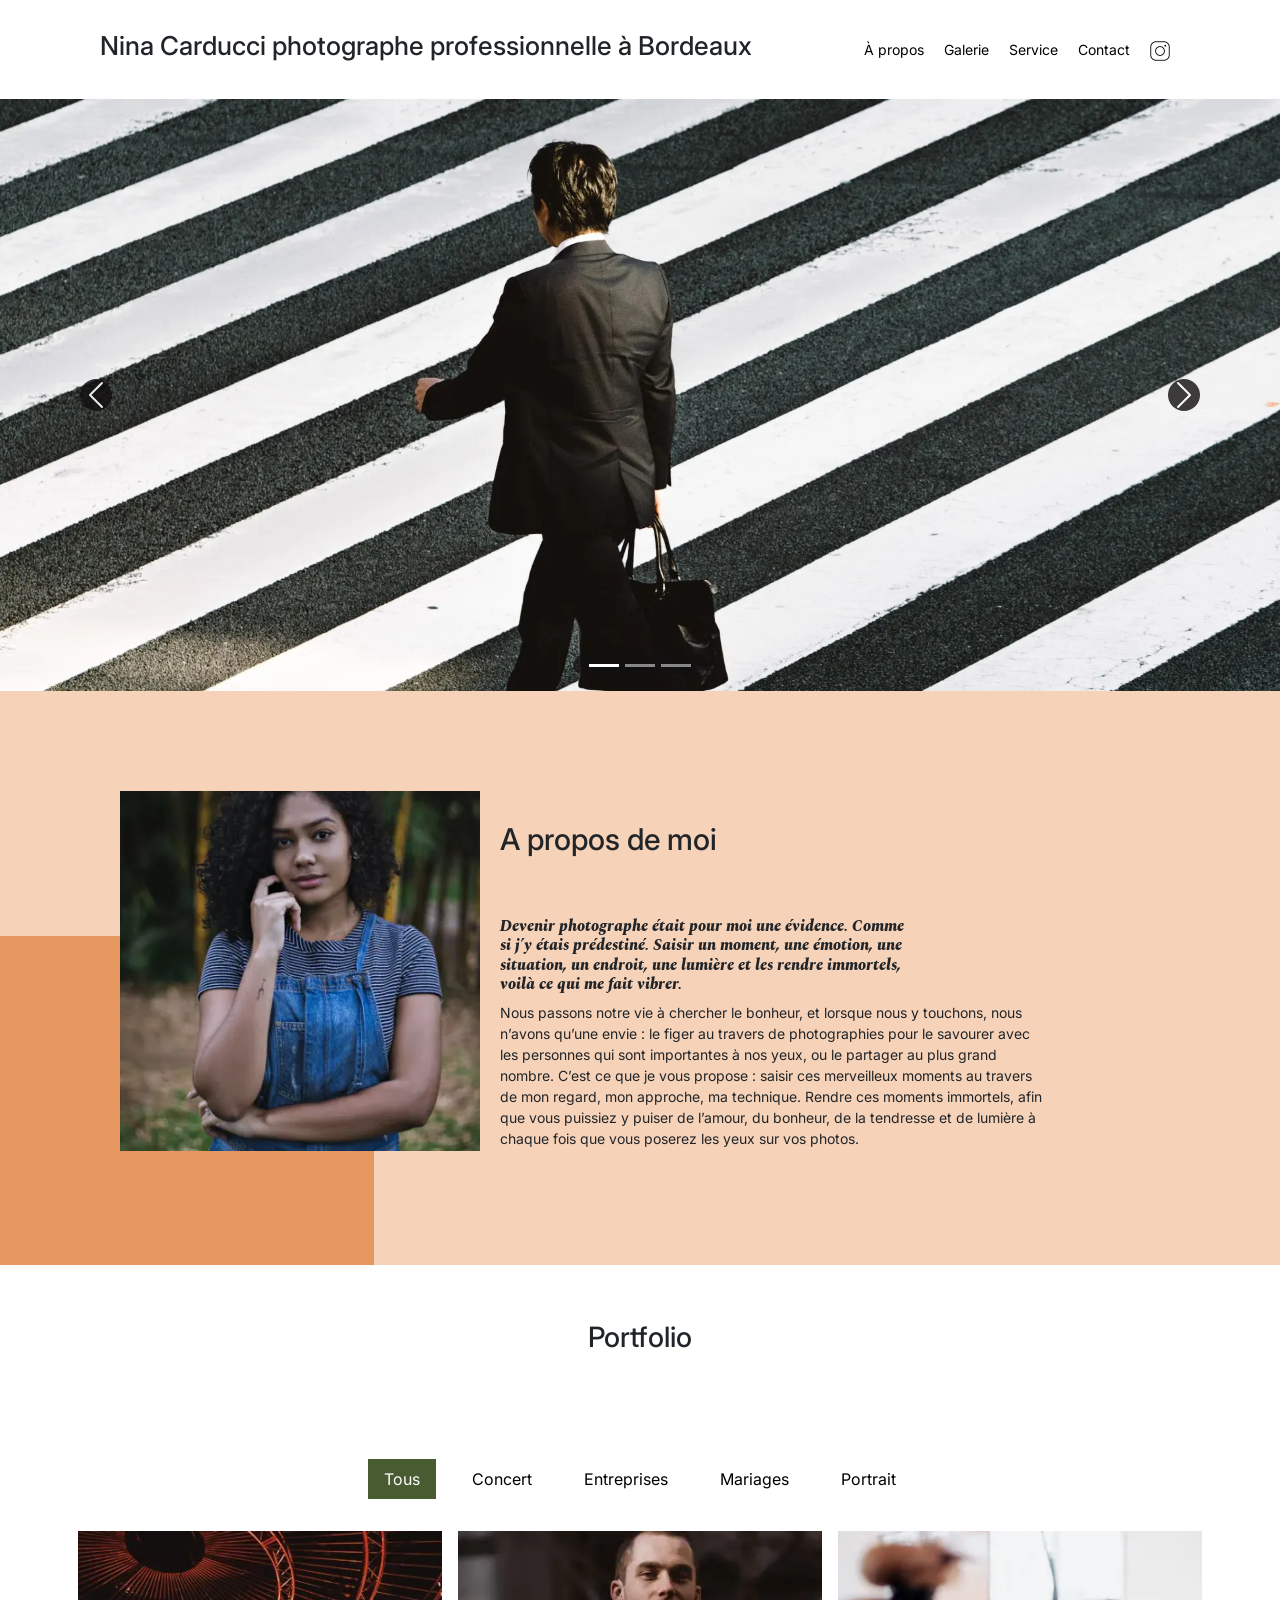
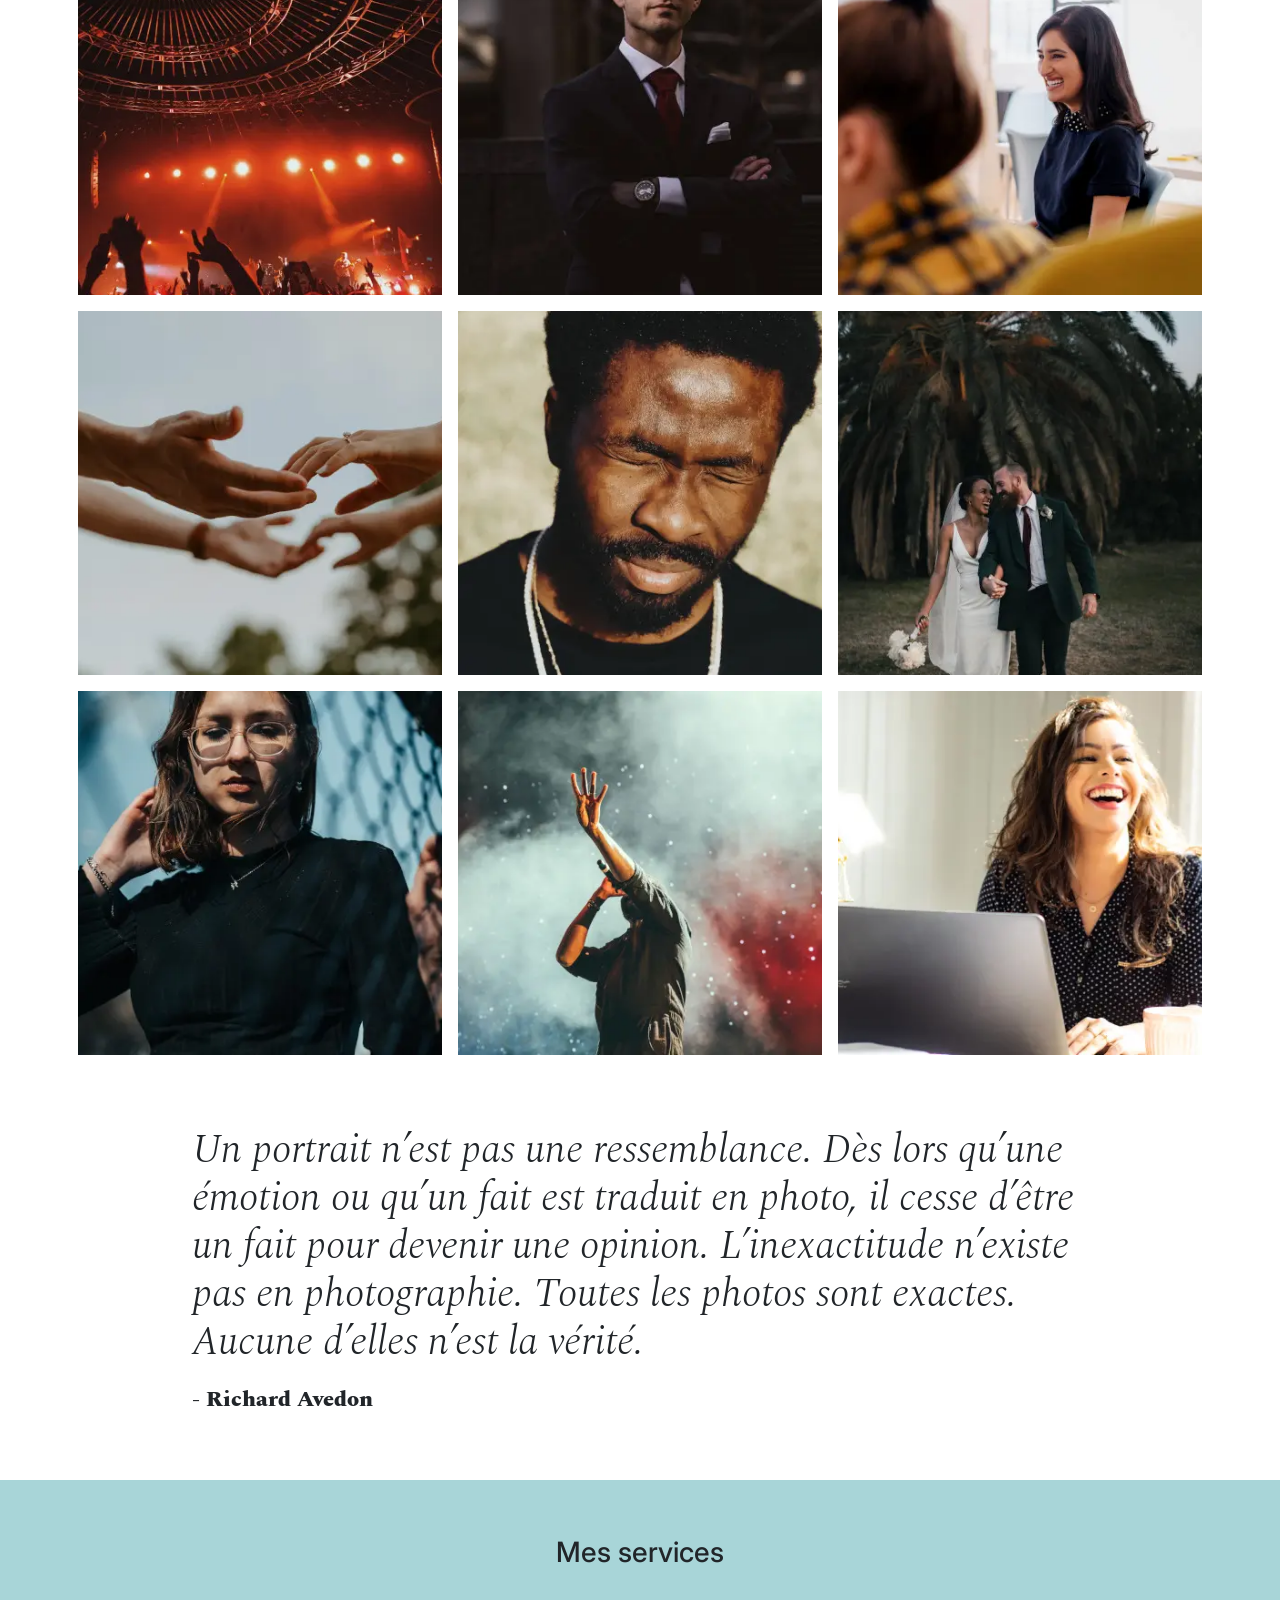
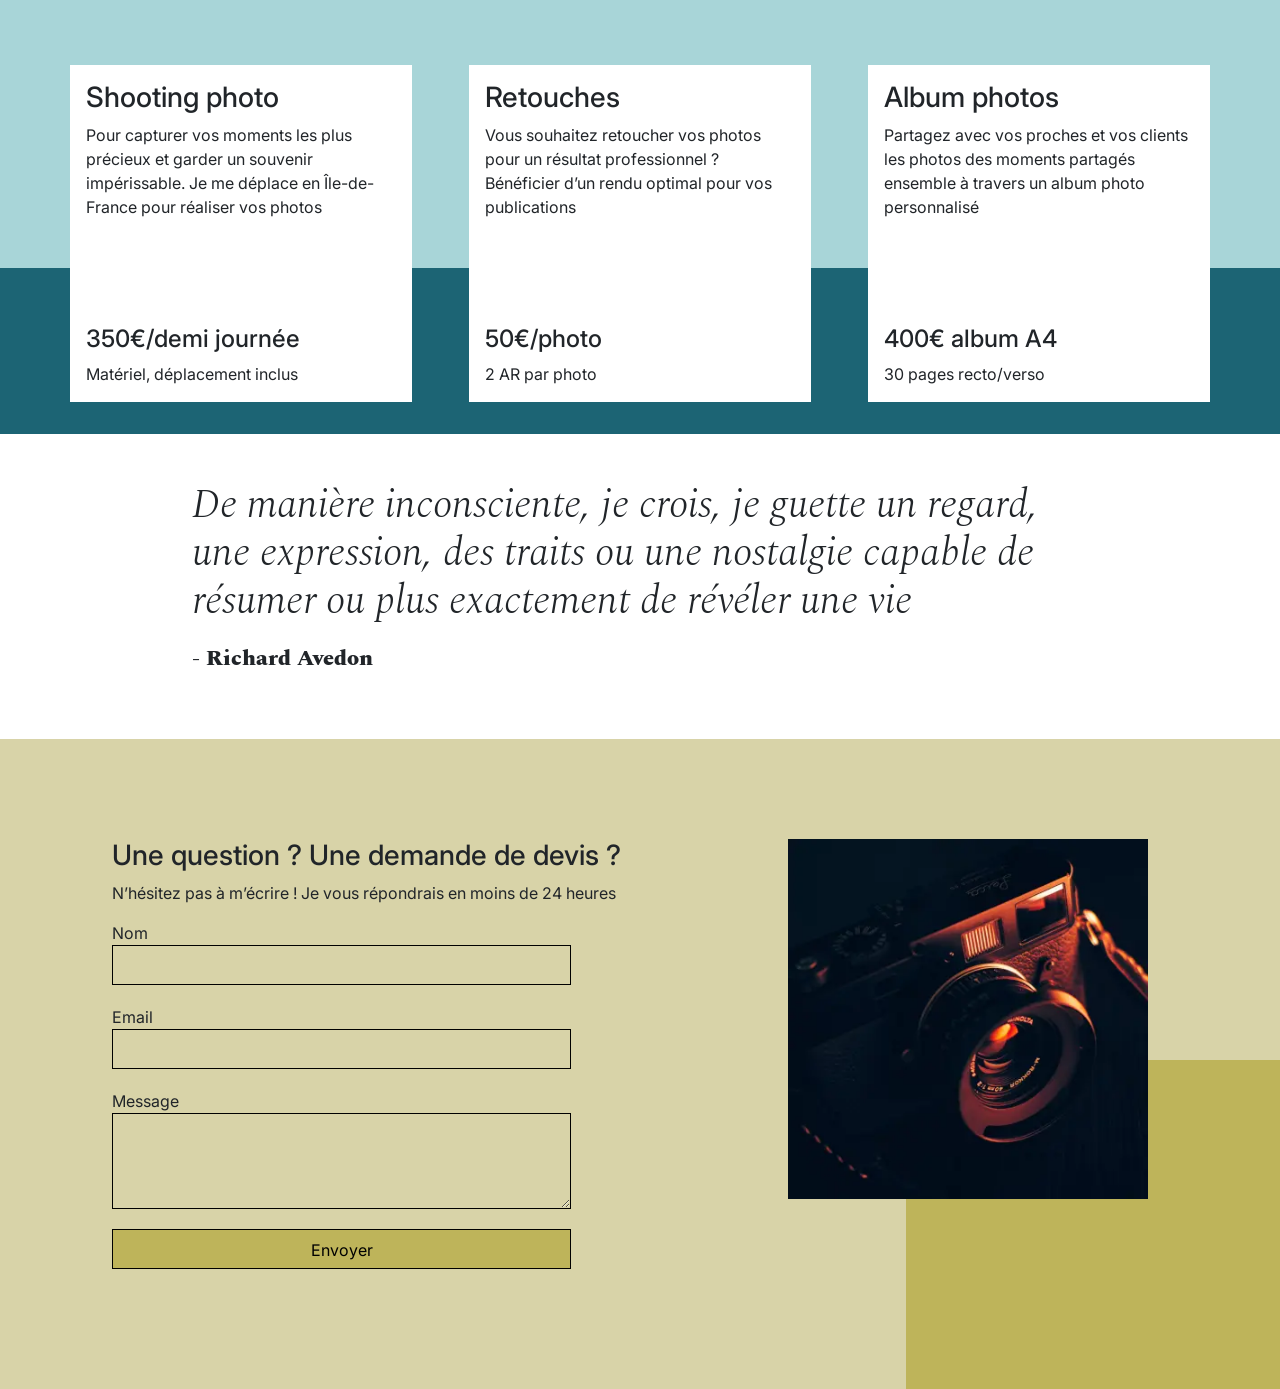
<file: index.html>
<!DOCTYPE html>
<html lang="fr">
<head>
	<title>Photographe à Bordeaux | Shooting, retouches et albums | Nina Carducci</title>
	<meta name="description" content="Photographe professionnelle à Bordeaux Nina Carducci vous attend pour vos shooting photo, retouches et albums personnalisés">
	<meta name="viewport" content="width=device-width, initial-scale=1.0">
	<meta charset="UTF-8">
	<link rel="stylesheet" href="./assets/bootstrap/bootstrap.min.css">
	<link rel="stylesheet" href="./assets/style.min.css">
	<link rel="preconnect" href="https://fonts.googleapis.com">
	<link rel="preconnect" href="https://fonts.gstatic.com" crossorigin>
	<link  rel="preload" href="https://fonts.googleapis.com/css2?family=Inter&family=Spectral:ital,wght@0,400;1,300;1,400;1,800&display=swap" as="style" onload="this.onload=null;this.rel='stylesheet'">
	<noscript><!--Assure le chargement de la police si JavaScript est désactivé ou si le navigateur ne supporte pas le "preload"-->
		<link  rel="stylesheet" href="https://fonts.googleapis.com/css2?family=Inter&family=Spectral:ital,wght@0,400;1,300;1,400;1,800&display=swap">
	</noscript>
	<script src="https://code.jquery.com/jquery-3.4.1.min.js" integrity="sha256-CSXorXvZcTkaix6Yvo6HppcZGetbYMGWSFlBw8HfCJo=" crossorigin="anonymous" defer></script>
	<script src="./assets/bootstrap/bootstrap.bundle.min.js" defer></script>
	<script src="./assets/maugallery.min.js" defer></script>
	<script src="./assets/scripts.min.js" defer></script>
	<script type="application/ld+json">
		{
			"@context": "https://schema.org",
			"@type": "LocalBusiness",
			"name": "Nina Carducci",
			"description": "Photographe professionnelle à Bordeaux spécialisée en shootings, retouches et albums.",
			"image": "https://wil974-dev.github.io/Nina-Carducci-Dev/assets/images/nina_fb.jpg",
			"address": {
				"@type": "PostalAddress",
				"streetAddress": "68 avenue Alsace-Lorraine",
				"addressLocality": "Bordeaux",
				"postalCode": "33200",
				"addressCountry": "FR"
			},
			"telephone": "05 56 67 78 89",
			"url": "https://nina-carducci.github.io",
			"dayOfWeek": "Mo, Tu, We, Th, Fr 10:00-19h00",
			"priceRange": "50-400€"
		}
	</script>
	<!--Balises open graph-->
	<meta property="og:site_name" content="Photographe à Bordeaux | Shooting, retouches et albums | Nina Carducci">
	<meta property="og:type" content="website">
	<meta property="og:url" content="https://nina-carducci.github.io">
	<meta property="og:title" content="Nina Carducci - Photographe professionnelle à Bordeaux">
	<meta property="og:description" content="Shooting photo, retouches et album personnalisés">
	<meta property="og:image" content="https://wil974-dev.github.io/Nina-Carducci-Dev/assets/images/nina_fb.jpg">
	<meta property="og:image:alt" content="Portrait de Nina Carducci, photographe professionnelle à Bordeaux">
	<!--Balises twitter cards-->
	<meta name="twitter:card" content="Summary_large_image">
	<meta name="twitter:site" content="@ninacarducci.photo">
	<meta name="twitter:title" content="Nina Carducci - Photographe professionnelle à Bordeaux">
	<meta name="twitter:description" content="Shooting photo, retouches et album personnalisés">
	<meta name="twitter:image" content="https://wil974-dev.github.io/Nina-Carducci-Dev/assets/images/nina_fb.jpg">
	<meta name="twitter:image:alt" content="Portrait de Nina Carducci, photographe professionnelle à Bordeaux">
	<meta name="twitter:url" content="https://nina-carducci.github.io">
</head>
<body>
<header class="top-header">
	<h1 class="name">Nina Carducci photographe professionnelle à Bordeaux</h1>
	<div class="nav">
		<ul>
			<li><a href="#about">À propos</a></li>
			<li><a href="#gallery">Galerie</a></li>
			<li><a href="#services">Service</a></li>
			<li><a href="#contact">Contact</a></li>
			<li><a class="social-link" href="https://www.instagram.com/ninacarducci.photo/?hl=fr" target="_blank"><img src="assets/images/instagram.png" alt="Suivez-moi sur instagram"></a></li>
		</ul>
	</div>
</header>
<main>
<section id="header">
	<div id="carouselExampleIndicators" class="carousel slide" data-bs-ride="carousel">
		<button class="carousel-control-prev" type="button" data-bs-target="#carouselExampleIndicators" data-bs-slide="prev" aria-label="Precedent">
			<span class="carousel-control-prev-icon" aria-hidden="false" ></span>
		</button>
		<button class="carousel-control-next" type="button" data-bs-target="#carouselExampleIndicators" data-bs-slide="next" aria-label="Suivant">
			<span class="carousel-control-next-icon" aria-hidden="false" ></span>
		</button>
		<div class="carousel-inner">
			<div class="carousel-item active">
				<img src="./assets/images/slider/ryoji-iwata-wUZjnOv7t0g-unsplash.webp" class="d-block w-100" alt="Un homme qui marche sur un passage piéton">
			</div>
			<div class="carousel-item">
				<img src="./assets/images/slider/nicholas-green-nPz8akkUmDI-unsplash.webp" class="d-block w-100" alt="Foules de personnes regardant une scène">
			</div>
			<div class="carousel-item">
				<img src="./assets/images/slider/edward-cisneros-3_h6-1NPDGw-unsplash.webp" class="d-block w-100" alt="Jeune marié s'embrassant devant leur invités">
			</div>
		</div>
		<div class="carousel-indicators">
			<div class="button-container">
				<button type="button" data-bs-target="#carouselExampleIndicators" data-bs-slide-to="0" class="active" aria-current="true" aria-label="Slide 1"></button>
				<button type="button" data-bs-target="#carouselExampleIndicators" data-bs-slide-to="1" aria-label="Slide 2"></button>
				<button type="button" data-bs-target="#carouselExampleIndicators" data-bs-slide-to="2" aria-label="Slide 3"></button>
			</div>
		</div>
	</div>
</section>
<section id="about">
	<div class="picture left">
		<img src="./assets/images/nina.webp" alt="Photo de Nina Carducci la photographe professionnelle">
	</div>
	<div id="about-me">
		<h2 class="about-me__title">A propos de moi</h2>
		<h3 class="about-me__introduction">Devenir photographe était pour moi une évidence. Comme si j’y étais prédestiné. Saisir un moment, une émotion, une situation, un endroit, une lumière et les rendre immortels, voilà ce qui me fait vibrer.</h3>
		<p>Nous passons notre vie à chercher le bonheur, et lorsque nous y touchons, nous n’avons qu’une envie : le figer au travers de photographies pour le savourer avec les personnes qui sont importantes à nos yeux, ou le partager au plus grand nombre.
			C’est ce que je vous propose : saisir ces merveilleux moments au travers de mon regard, mon approche, ma technique. Rendre ces moments immortels, afin que vous puissiez y puiser de l’amour, du bonheur, de la tendresse et de lumière à chaque fois que vous poserez les yeux sur vos photos.</p>
	</div>
</section>
<section id="gallery">
	<h2 class="title">Portfolio</h2>
	<div class="container py-3">
		<div class="gallery" style="display: none">
			<img data-gallery-tag="Concert" class="gallery-item" src="./assets/images/gallery/concerts/aaron-paul-wnX-fXzB6Cw-unsplash.webp" alt="Une salle de concert pleine"/>
			<img data-gallery-tag="Entreprises" class="gallery-item" src="./assets/images/gallery/entreprise/ali-morshedlou-WMD64tMfc4k-unsplash.webp" alt="Un homme confiant croisant les bras"/>
			<img data-gallery-tag="Entreprises" class="gallery-item" src="./assets/images/gallery/entreprise/jason-goodman-tHO1_OuKbg0-unsplash.webp" alt="Deux qui sourit dans un bureau"/>
			<img data-gallery-tag="Mariages" class="gallery-item" src="./assets/images/gallery/mariage/hannah-busing-RvF2R_qMpRk-unsplash.webp" alt="Deux paires de main qui vont se toucher"/>
			<img data-gallery-tag="Portrait" class="gallery-item" src="./assets/images/gallery/portraits/ade-tunji-rVkhWWZFAtQ-unsplash.webp" alt="Un homme qui ferme les yeux"/>
			<img data-gallery-tag="Mariages" class="gallery-item" src="./assets/images/gallery/mariage/jakob-owens-SiniLJkXhMc-unsplash.webp" alt="couple de marié heureux posant devant un palmier"/>
			<img data-gallery-tag="Portrait" class="gallery-item" src="./assets/images/gallery/portraits/nino-van-prattenburg--443cl1uR_8-unsplash.webp" alt="Une femme à lunette dérrières un grille"/>
			<img data-gallery-tag="Concert" class="gallery-item" src="./assets/images/gallery/concerts/austin-neill-hgO1wFPXl3I-unsplash.webp" alt="Un chanteur vue de dessous sur scène"/>
			<img data-gallery-tag="Entreprises" class="gallery-item" src="./assets/images/gallery/entreprise/mateus-campos-felipe-Fsgzm8N0hIY-unsplash.webp" alt="Une femme qui éclate de rire à son bureau"/>
		</div>
	</div>
	<div class="quote">
		<figure>
			<blockquote>
				<p class="quote__text style-quote">Un portrait n’est pas une ressemblance. Dès lors qu’une émotion ou qu’un fait est traduit en photo, il cesse d’être un fait pour devenir une opinion. L’inexactitude n’existe pas en photographie. Toutes les photos sont exactes. Aucune d’elles n’est la vérité.</p>
			</blockquote>
			<figcaption class="quote__author">- Richard Avedon</figcaption>
		</figure>
	</div>
</section>
<section id="services">
	<h2 class="title">Mes services</h2>
	<div class="container">
		<div class="service">
			<div class="service__description">
				<h3>Shooting photo</h3>
				<p>Pour capturer vos moments les plus précieux et garder un souvenir impérissable. Je me déplace en Île-de-France pour réaliser vos photos</p>
			</div>
			<div class="service__price">
				<h4>350€/demi journée</h4>
				<span>Matériel, déplacement inclus</span>
			</div>

		</div>
		<div class="service">
			<div class="service__description">
				<h3>Retouches</h3>
				<p>Vous souhaitez retoucher vos photos pour un résultat professionnel ? Bénéficier d’un rendu optimal pour vos publications</p>
			</div>
			<div class="service__price">
				<h4>50€/photo</h4>
				<span>2 AR par photo</span>
			</div>
		</div>
		<div class="service">
			<div class="service__description">
				<h3>Album photos</h3>
				<p>Partagez avec vos proches et vos clients les photos des moments partagés ensemble à travers un album photo personnalisé</p>
			</div>
			<div class="service__price">
				<h4>400€ album A4</h4>
				<span>30 pages recto/verso</span>
			</div>
		</div>
	</div>
</section>
<div class="quote">
	<figure>
		<blockquote>
			<p class="quote__text style-quote">De manière inconsciente, je crois, je guette un regard, une expression, des traits ou une nostalgie capable de résumer ou plus exactement de révéler une vie</p>
		</blockquote>
		<figcaption class="quote__author">- Richard Avedon</figcaption>
	</figure>
</div>
</main>
<section id="contact">
	<div class="container">
		<div class="form-container">
			<h3>Une question ? Une demande de devis ?</h3>
			<p> N’hésitez pas à m’écrire ! Je vous répondrais en moins de 24 heures</p>
			<form action="" method="post">
				<label for="nom">Nom</label>
				<input type="text" name="nom" id="nom">
				<label for="email">Email</label>
				<input type="email" name="email" id="email">
				<label for="message">Message</label>
				<textarea name="message" id="message" cols="30" rows="10"></textarea>
				<input type="submit" value="Envoyer"/>
			</form>
		</div>
		<div class="picture right">
			<img src="./assets/images/camera.webp" alt="Un appareil photo">
		</div>
	</div>
</section>
</body>
</html>
</file>
<file: assets/style.min.css>
body{max-width:1920px;margin:auto}*{font-family:'Inter';font-style:normal}.top-header{background-color:#fff;position:sticky;top:0;z-index:1000;display:flex;justify-content:space-between;padding-inline:100px;padding-block:30px;align-items:center}.top-header .name{font-size:26px}.nav ul{display:flex;list-style-type:none;font-size:14px;margin-bottom:0}.nav li{padding-inline:10px}.nav a{text-decoration:none;color:#000}.social-link img{width:20px;height:20px}#about{display:flex;background-color:#F6D2B8;padding-inline:100px;padding-block:100px;position:relative}.picture.left::before{content:' ';background-color:#E5975F;width:374px;height:329px;position:absolute;bottom:0;left:0;z-index:-1}.picture{flex:1;margin:0 20px;z-index:0}.picture img{width:100%}#about-me{flex:2}.about-me__title{margin-top:1em;margin-bottom:60px;font-size:30px}.about-me__introduction{font-family:'Spectral';font-weight:800;font-style:italic;width:60%;line-height:1.2;font-size:1rem;margin-bottom:.5rem}#about-me p{width:80%;font-size:14px}.title{text-align:center;padding-block:2em;font-size:1.75rem}.gallery .nav{justify-content:center}.nav-pills .nav-link.active,.nav-pills .show>.nav-link{color:#fff;background-color:#495B30;border-radius:0}.nav-pills .nav-link{color:#000}.item-column{position:relative;margin-bottom:0!important;padding:0}.item-column::after{content:"";display:block;padding-bottom:100%}.gallery-item{position:absolute;width:100%;height:100%;object-fit:cover;padding:.5em}.mg-prev,.mg-next{width:30px;height:30px;border-radius:0%;justify-content:center;align-items:center;display:flex;font-size:24px}.quote{font-family:'Spectral';font-style:italic;width:70%;margin:auto;padding-block:3em}.quote__text{font-family:Spectral;font-style:italic;font-weight:300}.quote__author{font-family:Spectral;font-weight:800;font-size:22px}#services{margin:auto;background-color:#A8D5D8;position:relative}#services .container::before{content:' ';background-color:#1C6474;position:absolute;width:100%;height:30%;bottom:0;left:0;z-index:0}#services .container{justify-content:space-between;display:flex;padding:2em 0}.service{background-color:#fff;max-width:390px;width:30%;height:337px;padding:1em;display:flex;flex-direction:column;justify-content:space-between;z-index:1}#contact{margin:auto;background-color:#D8D3A8;position:relative;padding-inline:100px;padding-block:100px}#contact .container{display:flex}.picture.right::before{content:' ';background-color:#BEB45A;width:374px;height:329px;position:absolute;bottom:0;right:0;z-index:-1}.form-container{flex:2}form{display:flex;flex-direction:column;width:70%;align-items:flex-start}form input{width:100%;background-color:#fff0;border:solid 1px;height:2.5em;margin-bottom:20px}form textarea{width:100%;background-color:#fff0;border:solid 1px;height:5em;line-height:2.5em;font-size:1.2em;margin-bottom:20px}input[type="submit"]{background-color:#BEB45A;padding:.5em 1em}@media all and (max-width:1180px){.picture{flex:2}#about,#contact .container{align-items:center}.about-me__title{margin-top:0;margin-bottom:1em}#about-me h6,#about-me p{width:100%}}@media all and (max-width:1000px){#about{flex-direction:column}.picture{width:50%}.picture.left::before{width:100%;height:30%;position:absolute;bottom:auto;top:0;left:0;z-index:-1}.about-me__title{text-align:center;margin-top:1em}#services .container{flex-direction:column}.service{width:100%;max-width:100%;height:auto;margin:2em 0}.service__description{margin-bottom:1em}#services .container::before{width:30%;height:100%;bottom:0;right:0;left:auto;z-index:0}#contact .container{flex-direction:column}#contact .picture.right{margin-top:1em}.picture.right::before{width:100%;height:30%;position:absolute;bottom:0;right:0;z-index:-1}}@media all and (max-width:650px){.top-header{flex-direction:column;padding-inline:0}.top-header .nav,.top-header .nav ul{width:100%;padding:0 0 0 0}.top-header .nav li{flex:1;padding-block:1em;text-align:center}.picture.left::before,.picture.right::before{height:150px}#services .container{align-items:center}.service{max-width:90%}#about,#contact{padding-inline:2em;padding-block:2em}form{width:100%}.picture{width:80%}}#about img{object-fit:cover;height:360px;width:360px}.picture img{object-fit:cover;height:360px;width:360px}
</file>
